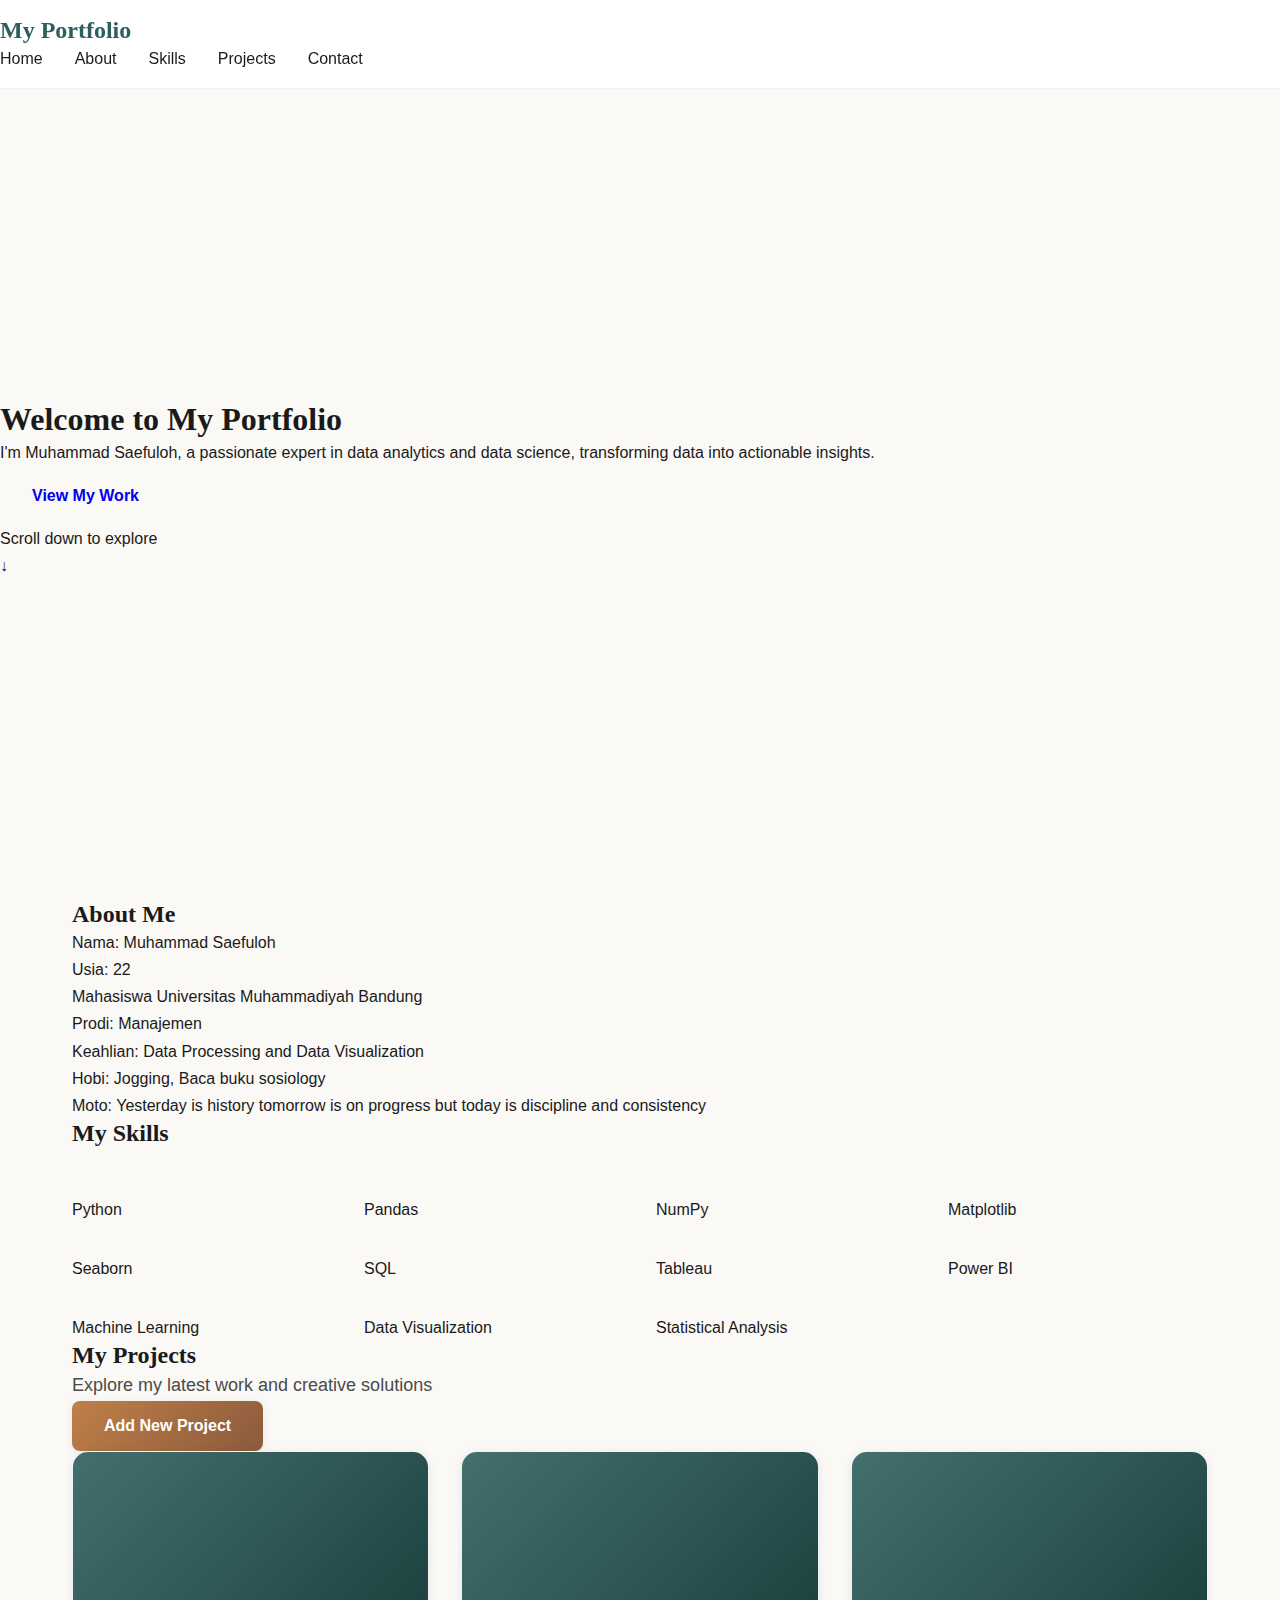
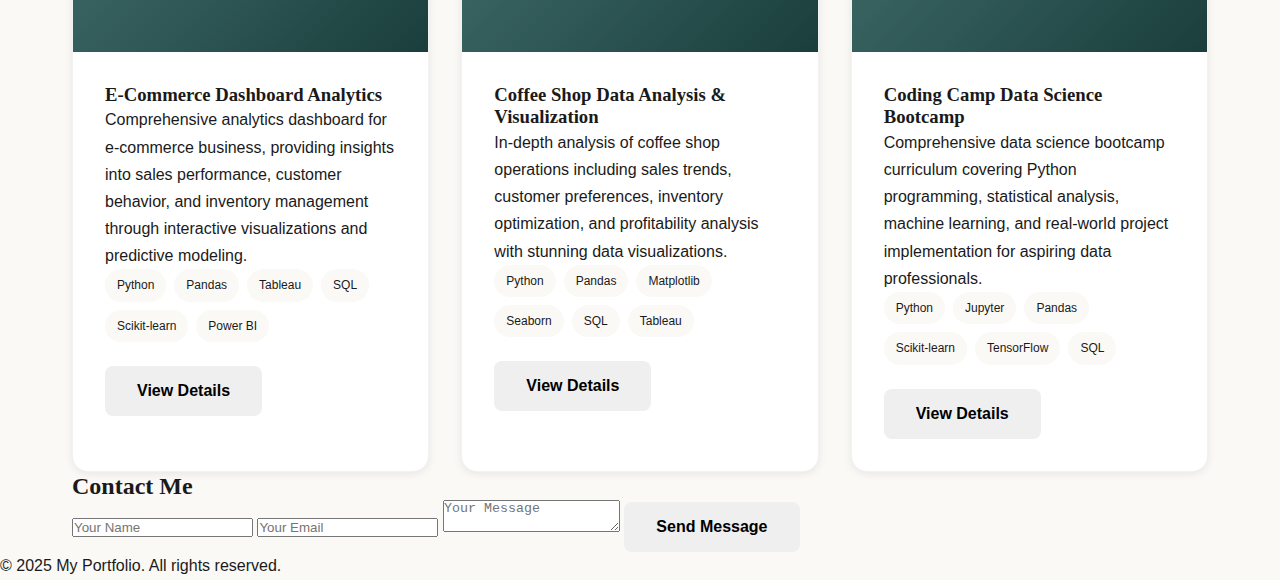
<file: index.html>
<!DOCTYPE html>
<html lang="en">
<head>
    <meta charset="UTF-8">
    <meta name="viewport" content="width=device-width, initial-scale=1.0">
    <title>My Portfolio</title>
    <link rel="stylesheet" href="Js/styles.css">
</head>
<body>
    <header>
        <nav class="navbar">
            <div class="nav-brand">
                <h2>My Portfolio</h2>
            </div>
            <ul class="nav-menu">
                <li><a href="#home">Home</a></li>
                <li><a href="#about">About</a></li>
                <li><a href="#skills">Skills</a></li>
                <li><a href="#projects">Projects</a></li>
                <li><a href="#contact">Contact</a></li>
            </ul>
        </nav>
    </header>

    <section id="home" class="hero">
        <div class="hero-content">
            <h1>Welcome to My Portfolio</h1>
            <p>I'm Muhammad Saefuloh, a passionate expert in data analytics and data science, transforming data into actionable insights.</p>
            <a href="#projects" class="btn">View My Work</a>
            <div class="scroll-indicator">
                <span class="scroll-text">Scroll down to explore</span>
                <div class="scroll-arrow">↓</div>
            </div>
        </div>
    </section>

    <section id="about">
        <div class="container">
            <h2>About Me</h2>
            <p>Nama: Muhammad Saefuloh</p>
            <p>Usia: 22</p>
            <p>Mahasiswa Universitas Muhammadiyah Bandung</p>
            <p>Prodi: Manajemen</p>
            <p>Keahlian: Data Processing and Data Visualization</p>
            <p>Hobi: Jogging, Baca buku sosiology</p>
            <p>Moto: Yesterday is history tomorrow is on progress but today is discipline and consistency</p>
        </div>
    </section>

    <section id="skills">
        <div class="container">
            <h2>My Skills</h2>
            <div class="skills-grid">
                <div class="skill">Python</div>
                <div class="skill">Pandas</div>
                <div class="skill">NumPy</div>
                <div class="skill">Matplotlib</div>
                <div class="skill">Seaborn</div>
                <div class="skill">SQL</div>
                <div class="skill">Tableau</div>
                <div class="skill">Power BI</div>
                <div class="skill">Machine Learning</div>
                <div class="skill">Data Visualization</div>
                <div class="skill">Statistical Analysis</div>
            </div>
        </div>
    </section>

    <section id="projects">
        <div class="container">
            <h2>My Projects</h2>
            <p class="section-description">Explore my latest work and creative solutions</p>
            <div class="projects-controls">
                <button class="btn btn-add-project" onclick="openAddProjectModal()">Add New Project</button>
            </div>
            <div class="projects-grid" id="projects-container">
                <!-- Projects will be loaded here -->
            </div>
        </div>
    </section>

    <section id="contact">
        <div class="container">
            <h2>Contact Me</h2>
            <form id="contact-form">
                <input type="text" placeholder="Your Name" required>
                <input type="email" placeholder="Your Email" required>
                <textarea placeholder="Your Message" required></textarea>
                <button type="submit" class="btn">Send Message</button>
            </form>
        </div>
    </section>

    <footer>
        <p>&copy; 2025 My Portfolio. All rights reserved.</p>
    </footer>

    <!-- Project Detail Modal -->
    <div id="projectDetailModal" class="modal">
        <div class="modal-content">
            <span class="close" onclick="closeProjectDetailModal()">&times;</span>
            <div id="projectDetailContent"></div>
        </div>
    </div>

    <!-- Add Project Modal -->
    <div id="addProjectModal" class="modal">
        <div class="modal-content">
            <span class="close" onclick="closeAddProjectModal()">&times;</span>
            <h2>Add New Project</h2>
            <form id="addProjectForm">
                <input type="text" id="projectTitle" placeholder="Project Title" required>
                <input type="text" id="projectCategory" placeholder="Category (e.g., Web Development)" required>
                <textarea id="projectDescription" placeholder="Project Description" required></textarea>
                <input type="text" id="achievement1" placeholder="Key Achievement 1">
                <input type="text" id="achievement2" placeholder="Key Achievement 2">
                <input type="text" id="achievement3" placeholder="Key Achievement 3">
                <input type="text" id="projectTools" placeholder="Tools Used (comma-separated)">
                <input type="url" id="projectLink" placeholder="Project Link">
                <input type="url" id="githubLink" placeholder="GitHub Link">
                <button type="submit" class="btn">Add Project</button>
            </form>
        </div>
    </div>

    <script src="Js/Script.js"></script>
</body>
</html>
</file>
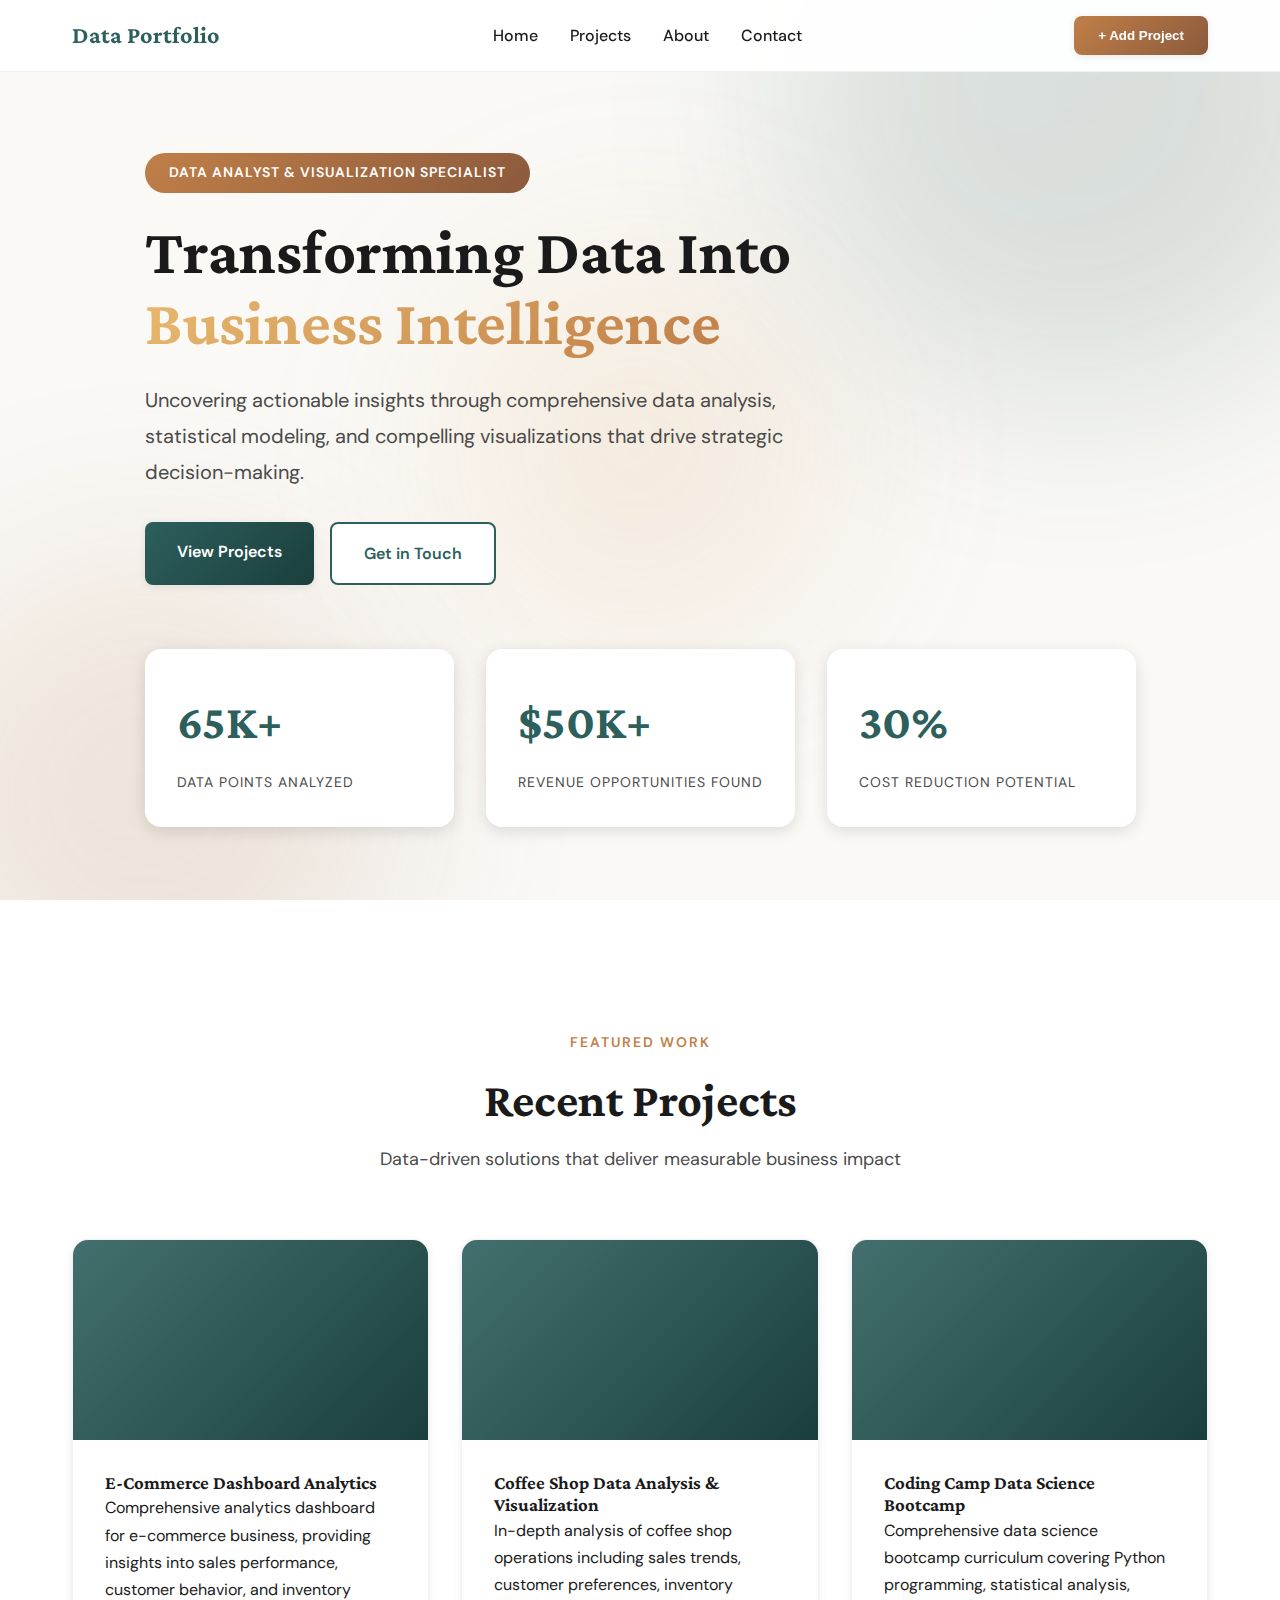
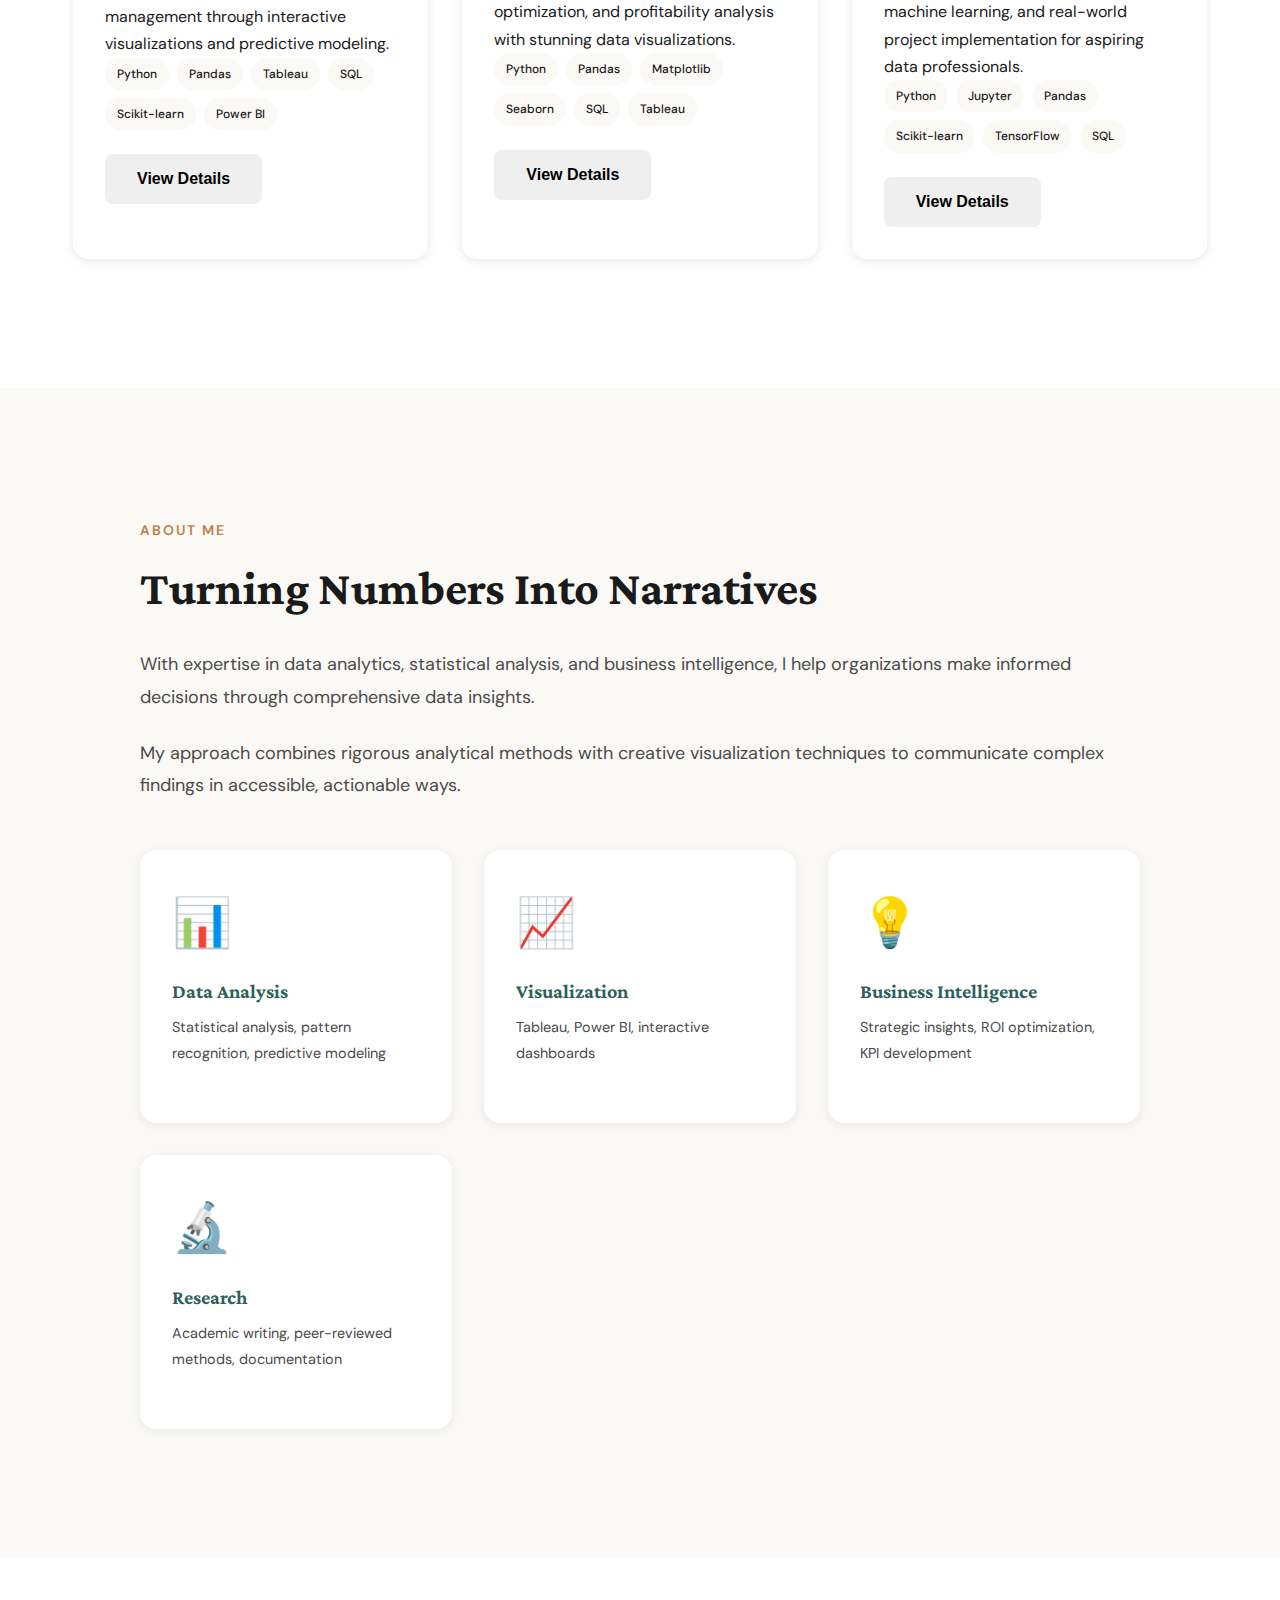
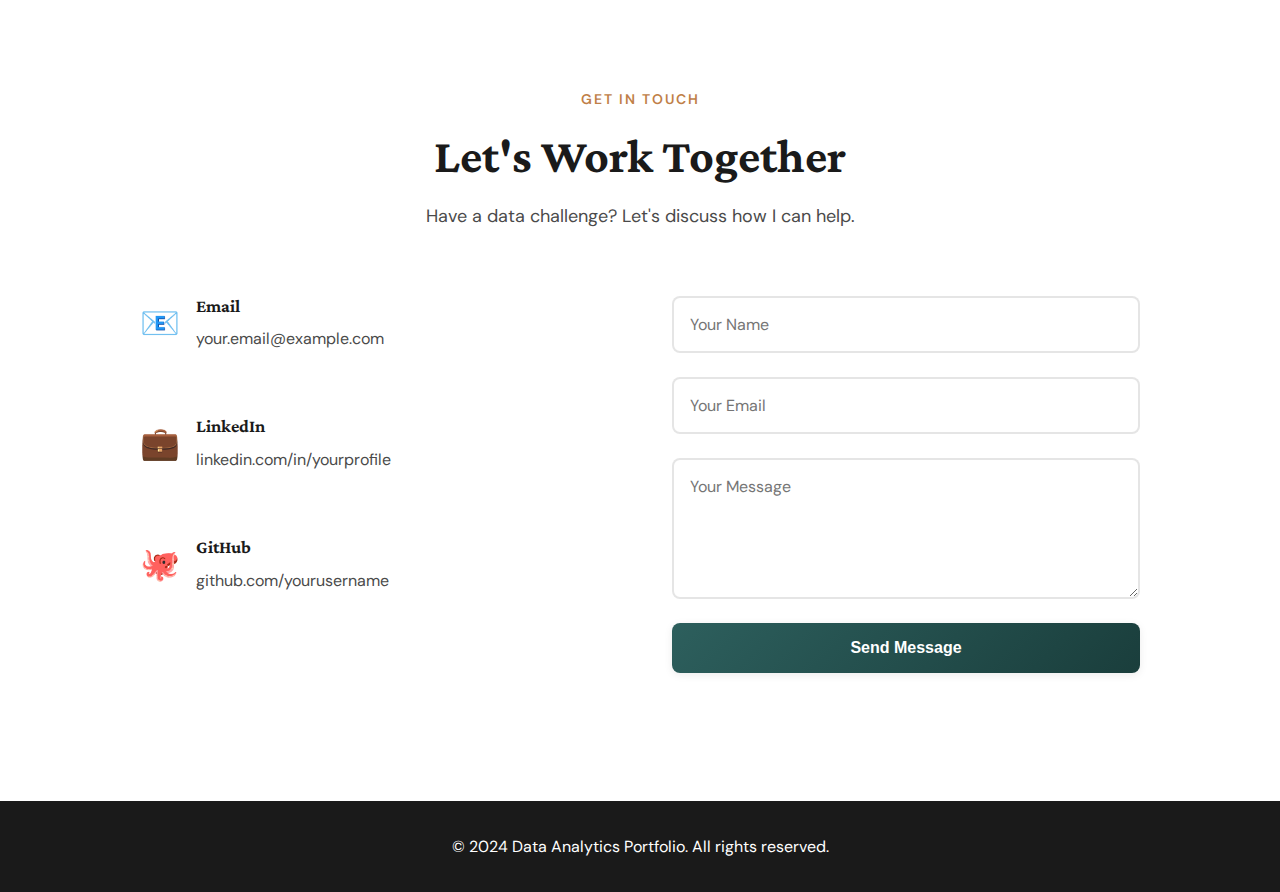
<file: index (1).html>
<!DOCTYPE html>
<html lang="en">
<head>
    <meta charset="UTF-8">
    <meta name="viewport" content="width=device-width, initial-scale=1.0">
    <title>Data Analytics Portfolio | Coffee Shop Analysis</title>
    <link rel="stylesheet" href="Js/styles.css">
    <link rel="preconnect" href="https://fonts.googleapis.com">
    <link rel="preconnect" href="https://fonts.gstatic.com" crossorigin>
    <link href="https://fonts.googleapis.com/css2?family=Crimson+Pro:wght@400;600;700&family=DM+Sans:wght@400;500;700&display=swap" rel="stylesheet">
</head>
<body>
    <!-- Navigation -->
    <nav class="navbar">
        <div class="container">
            <div class="nav-brand">
                <h2>Data Portfolio</h2>
            </div>
            <ul class="nav-menu">
                <li><a href="#hero">Home</a></li>
                <li><a href="#projects">Projects</a></li>
                <li><a href="#about">About</a></li>
                <li><a href="#contact">Contact</a></li>
            </ul>
            <button class="btn-add-project" onclick="openAddProjectModal()">+ Add Project</button>
        </div>
    </nav>

    <!-- Hero Section -->
    <section id="hero" class="hero">
        <div class="hero-background">
            <div class="gradient-orb orb-1"></div>
            <div class="gradient-orb orb-2"></div>
            <div class="gradient-orb orb-3"></div>
        </div>
        <div class="container hero-content">
            <div class="hero-text">
                <span class="hero-label">Data Analyst & Visualization Specialist</span>
                <h1 class="hero-title">Transforming Data Into <span class="highlight">Business Intelligence</span></h1>
                <p class="hero-description">Uncovering actionable insights through comprehensive data analysis, statistical modeling, and compelling visualizations that drive strategic decision-making.</p>
                <div class="hero-buttons">
                    <a href="#projects" class="btn btn-primary">View Projects</a>
                    <a href="#contact" class="btn btn-secondary">Get in Touch</a>
                </div>
            </div>
            <div class="hero-stats">
                <div class="stat-card">
                    <div class="stat-number">65K+</div>
                    <div class="stat-label">Data Points Analyzed</div>
                </div>
                <div class="stat-card">
                    <div class="stat-number">$50K+</div>
                    <div class="stat-label">Revenue Opportunities Found</div>
                </div>
                <div class="stat-card">
                    <div class="stat-number">30%</div>
                    <div class="stat-label">Cost Reduction Potential</div>
                </div>
            </div>
        </div>
    </section>

    <!-- Projects Section -->
    <section id="projects" class="projects">
        <div class="container">
            <div class="section-header">
                <span class="section-label">Featured Work</span>
                <h2 class="section-title">Recent Projects</h2>
                <p class="section-description">Data-driven solutions that deliver measurable business impact</p>
            </div>
            
            <div class="projects-grid" id="projectsGrid">
                <!-- Projects will be loaded here by JavaScript -->
            </div>
        </div>
    </section>

    <!-- About Section -->
    <section id="about" class="about">
        <div class="container">
            <div class="about-content">
                <div class="about-text">
                    <span class="section-label">About Me</span>
                    <h2 class="section-title">Turning Numbers Into Narratives</h2>
                    <p>With expertise in data analytics, statistical analysis, and business intelligence, I help organizations make informed decisions through comprehensive data insights.</p>
                    <p>My approach combines rigorous analytical methods with creative visualization techniques to communicate complex findings in accessible, actionable ways.</p>
                    
                    <div class="skills-grid">
                        <div class="skill-item">
                            <div class="skill-icon">📊</div>
                            <h4>Data Analysis</h4>
                            <p>Statistical analysis, pattern recognition, predictive modeling</p>
                        </div>
                        <div class="skill-item">
                            <div class="skill-icon">📈</div>
                            <h4>Visualization</h4>
                            <p>Tableau, Power BI, interactive dashboards</p>
                        </div>
                        <div class="skill-item">
                            <div class="skill-icon">💡</div>
                            <h4>Business Intelligence</h4>
                            <p>Strategic insights, ROI optimization, KPI development</p>
                        </div>
                        <div class="skill-item">
                            <div class="skill-icon">🔬</div>
                            <h4>Research</h4>
                            <p>Academic writing, peer-reviewed methods, documentation</p>
                        </div>
                    </div>
                </div>
            </div>
        </div>
    </section>

    <!-- Contact Section -->
    <section id="contact" class="contact">
        <div class="container">
            <div class="section-header">
                <span class="section-label">Get In Touch</span>
                <h2 class="section-title">Let's Work Together</h2>
                <p class="section-description">Have a data challenge? Let's discuss how I can help.</p>
            </div>
            
            <div class="contact-grid">
                <div class="contact-info">
                    <div class="contact-item">
                        <div class="contact-icon">📧</div>
                        <div>
                            <h4>Email</h4>
                            <a href="mailto:your.email@example.com">your.email@example.com</a>
                        </div>
                    </div>
                    <div class="contact-item">
                        <div class="contact-icon">💼</div>
                        <div>
                            <h4>LinkedIn</h4>
                            <a href="#" target="_blank">linkedin.com/in/yourprofile</a>
                        </div>
                    </div>
                    <div class="contact-item">
                        <div class="contact-icon">🐙</div>
                        <div>
                            <h4>GitHub</h4>
                            <a href="#" target="_blank">github.com/yourusername</a>
                        </div>
                    </div>
                </div>
                
                <form class="contact-form" onsubmit="handleContactSubmit(event)">
                    <input type="text" placeholder="Your Name" required>
                    <input type="email" placeholder="Your Email" required>
                    <textarea placeholder="Your Message" rows="5" required></textarea>
                    <button type="submit" class="btn btn-primary">Send Message</button>
                </form>
            </div>
        </div>
    </section>

    <!-- Footer -->
    <footer class="footer">
        <div class="container">
            <p>&copy; 2024 Data Analytics Portfolio. All rights reserved.</p>
        </div>
    </footer>

    <!-- Add Project Modal -->
    <div id="addProjectModal" class="modal">
        <div class="modal-content">
            <span class="close" onclick="closeAddProjectModal()">&times;</span>
            <h2>Add New Project</h2>
            
            <form id="addProjectForm" onsubmit="handleAddProject(event)">
                <div class="form-group">
                    <label>Project Title</label>
                    <input type="text" id="projectTitle" required>
                </div>
                
                <div class="form-group">
                    <label>Project Category</label>
                    <input type="text" id="projectCategory" placeholder="e.g., Data Analysis, Business Intelligence">
                </div>
                
                <div class="form-group">
                    <label>Short Description</label>
                    <textarea id="projectDescription" rows="3" required></textarea>
                </div>
                
                <div class="form-group">
                    <label>Key Achievement 1</label>
                    <input type="text" id="achievement1">
                </div>
                
                <div class="form-group">
                    <label>Key Achievement 2</label>
                    <input type="text" id="achievement2">
                </div>
                
                <div class="form-group">
                    <label>Key Achievement 3</label>
                    <input type="text" id="achievement3">
                </div>
                
                <div class="form-group">
                    <label>Tools Used (comma-separated)</label>
                    <input type="text" id="projectTools" placeholder="e.g., Tableau, Python, Excel">
                </div>
                
                <div class="form-group">
                    <label>Project Link (optional)</label>
                    <input type="url" id="projectLink">
                </div>
                
                <div class="form-group">
                    <label>GitHub Link (optional)</label>
                    <input type="url" id="githubLink">
                </div>
                
                <div class="form-actions">
                    <button type="button" class="btn btn-secondary" onclick="closeAddProjectModal()">Cancel</button>
                    <button type="submit" class="btn btn-primary">Add Project</button>
                </div>
            </form>
        </div>
    </div>

    <!-- Project Detail Modal -->
    <div id="projectDetailModal" class="modal">
        <div class="modal-content modal-large">
            <span class="close" onclick="closeProjectDetailModal()">&times;</span>
            <div id="projectDetailContent">
                <!-- Project details will be loaded here -->
            </div>
        </div>
    </div>

    <script src="Js/Script.js"></script>
</body>
</html>
</file>
<file: Js/styles.css>
/* CSS Reset & Variables */
:root {
    --primary-color: #2D5F5D;
    --secondary-color: #C07F48;
    --accent-color: #E8B86D;
    --text-dark: #1A1A1A;
    --text-light: #4A4A4A;
    --bg-light: #FAF9F6;
    --bg-white: #FFFFFF;
    --gradient-1: linear-gradient(135deg, #2D5F5D 0%, #1A3E3C 100%);
    --gradient-2: linear-gradient(135deg, #C07F48 0%, #8B5A3C 100%);
    --gradient-3: linear-gradient(135deg, #E8B86D 0%, #C07F48 100%);
    --shadow-sm: 0 2px 8px rgba(0, 0, 0, 0.08);
    --shadow-md: 0 4px 16px rgba(0, 0, 0, 0.12);
    --shadow-lg: 0 8px 32px rgba(0, 0, 0, 0.16);
    --font-display: 'Crimson Pro', serif;
    --font-body: 'DM Sans', sans-serif;
}

* {
    margin: 0;
    padding: 0;
    box-sizing: border-box;
}

html {
    scroll-behavior: smooth;
}

body {
    font-family: var(--font-body);
    color: var(--text-dark);
    background-color: var(--bg-light);
    line-height: 1.7;
    overflow-x: hidden;
}

.container {
    max-width: 1200px;
    margin: 0 auto;
    padding: 0 2rem;
}

/* Typography */
h1, h2, h3, h4, h5, h6 {
    font-family: var(--font-display);
    font-weight: 700;
    line-height: 1.2;
}

/* Navigation */
.navbar {
    position: fixed;
    top: 0;
    width: 100%;
    background: rgba(255, 255, 255, 0.95);
    backdrop-filter: blur(10px);
    border-bottom: 1px solid rgba(0, 0, 0, 0.05);
    z-index: 1000;
    padding: 1rem 0;
    transition: all 0.3s ease;
}

.navbar .container {
    display: flex;
    justify-content: space-between;
    align-items: center;
}

.nav-brand h2 {
    font-size: 1.5rem;
    color: var(--primary-color);
}

.nav-menu {
    display: flex;
    list-style: none;
    gap: 2rem;
    margin: 0;
}

.nav-menu a {
    text-decoration: none;
    color: var(--text-dark);
    font-weight: 500;
    transition: color 0.3s ease;
    position: relative;
}

.nav-menu a::after {
    content: '';
    position: absolute;
    bottom: -5px;
    left: 0;
    width: 0;
    height: 2px;
    background: var(--secondary-color);
    transition: width 0.3s ease;
}

.nav-menu a:hover::after {
    width: 100%;
}

.btn-add-project {
    background: var(--gradient-2);
    color: white;
    border: none;
    padding: 0.75rem 1.5rem;
    border-radius: 8px;
    font-weight: 600;
    cursor: pointer;
    transition: all 0.3s ease;
    box-shadow: var(--shadow-sm);
}

.btn-add-project:hover {
    transform: translateY(-2px);
    box-shadow: var(--shadow-md);
}

/* Hero Section */
.hero {
    position: relative;
    min-height: 100vh;
    display: flex;
    align-items: center;
    padding-top: 80px;
    overflow: hidden;
}

.hero-background {
    position: absolute;
    top: 0;
    left: 0;
    width: 100%;
    height: 100%;
    z-index: 0;
}

.gradient-orb {
    position: absolute;
    border-radius: 50%;
    filter: blur(100px);
    opacity: 0.15;
    animation: float 20s ease-in-out infinite;
}

.orb-1 {
    width: 600px;
    height: 600px;
    background: var(--gradient-1);
    top: -200px;
    right: -100px;
}

.orb-2 {
    width: 500px;
    height: 500px;
    background: var(--gradient-2);
    bottom: -150px;
    left: -100px;
    animation-delay: -5s;
}

.orb-3 {
    width: 400px;
    height: 400px;
    background: var(--gradient-3);
    top: 50%;
    left: 50%;
    transform: translate(-50%, -50%);
    animation-delay: -10s;
}

@keyframes float {
    0%, 100% {
        transform: translate(0, 0) scale(1);
    }
    33% {
        transform: translate(50px, -50px) scale(1.1);
    }
    66% {
        transform: translate(-50px, 50px) scale(0.9);
    }
}

.hero-content {
    position: relative;
    z-index: 1;
}

.hero-text {
    max-width: 700px;
    animation: fadeInUp 1s ease-out;
}

.hero-label {
    display: inline-block;
    background: var(--gradient-2);
    color: white;
    padding: 0.5rem 1.5rem;
    border-radius: 30px;
    font-size: 0.875rem;
    font-weight: 600;
    text-transform: uppercase;
    letter-spacing: 1px;
    margin-bottom: 1.5rem;
}

.hero-title {
    font-size: 4rem;
    margin-bottom: 1.5rem;
    line-height: 1.1;
}

.highlight {
    background: var(--gradient-3);
    -webkit-background-clip: text;
    -webkit-text-fill-color: transparent;
    background-clip: text;
}

.hero-description {
    font-size: 1.25rem;
    color: var(--text-light);
    margin-bottom: 2rem;
    line-height: 1.8;
}

.hero-buttons {
    display: flex;
    gap: 1rem;
    margin-bottom: 3rem;
}

.btn {
    padding: 1rem 2rem;
    border-radius: 8px;
    text-decoration: none;
    font-weight: 600;
    transition: all 0.3s ease;
    display: inline-block;
    cursor: pointer;
    border: none;
    font-size: 1rem;
}

.btn-primary {
    background: var(--gradient-1);
    color: white;
    box-shadow: var(--shadow-sm);
}

.btn-primary:hover {
    transform: translateY(-2px);
    box-shadow: var(--shadow-md);
}

.btn-secondary {
    background: white;
    color: var(--primary-color);
    border: 2px solid var(--primary-color);
}

.btn-secondary:hover {
    background: var(--primary-color);
    color: white;
}

.hero-stats {
    display: grid;
    grid-template-columns: repeat(3, 1fr);
    gap: 2rem;
    margin-top: 4rem;
}

.stat-card {
    background: white;
    padding: 2rem;
    border-radius: 16px;
    box-shadow: var(--shadow-md);
    transition: transform 0.3s ease;
    animation: fadeInUp 1s ease-out;
}

.stat-card:nth-child(2) {
    animation-delay: 0.1s;
}

.stat-card:nth-child(3) {
    animation-delay: 0.2s;
}

.stat-card:hover {
    transform: translateY(-5px);
}

.stat-number {
    font-size: 3rem;
    font-weight: 700;
    color: var(--primary-color);
    font-family: var(--font-display);
    margin-bottom: 0.5rem;
}

.stat-label {
    color: var(--text-light);
    font-size: 0.875rem;
    text-transform: uppercase;
    letter-spacing: 1px;
}

@keyframes fadeInUp {
    from {
        opacity: 0;
        transform: translateY(30px);
    }
    to {
        opacity: 1;
        transform: translateY(0);
    }
}

/* Projects Section */
.projects {
    padding: 8rem 0;
    background: var(--bg-white);
}

.section-header {
    text-align: center;
    max-width: 700px;
    margin: 0 auto 4rem;
}

.section-label {
    display: inline-block;
    color: var(--secondary-color);
    font-weight: 600;
    text-transform: uppercase;
    letter-spacing: 2px;
    font-size: 0.875rem;
    margin-bottom: 1rem;
}

.section-title {
    font-size: 3rem;
    margin-bottom: 1rem;
    color: var(--text-dark);
}

.section-description {
    font-size: 1.125rem;
    color: var(--text-light);
}

.projects-grid {
    display: grid;
    grid-template-columns: repeat(auto-fill, minmax(350px, 1fr));
    gap: 2rem;
}

.project-card {
    background: white;
    border-radius: 16px;
    overflow: hidden;
    box-shadow: var(--shadow-sm);
    transition: all 0.4s ease;
    cursor: pointer;
    border: 1px solid rgba(0, 0, 0, 0.05);
}

.project-card:hover {
    transform: translateY(-8px);
    box-shadow: var(--shadow-lg);
}

.project-image {
    width: 100%;
    height: 200px;
    background: var(--gradient-1);
    display: flex;
    align-items: center;
    justify-content: center;
    font-size: 4rem;
    position: relative;
    overflow: hidden;
}

.project-image::after {
    content: '';
    position: absolute;
    top: 0;
    left: 0;
    width: 100%;
    height: 100%;
    background: linear-gradient(135deg, rgba(255, 255, 255, 0.1) 0%, rgba(255, 255, 255, 0) 100%);
}

.project-content {
    padding: 2rem;
}

.project-category {
    display: inline-block;
    color: var(--secondary-color);
    font-size: 0.75rem;
    font-weight: 600;
    text-transform: uppercase;
    letter-spacing: 1px;
    margin-bottom: 0.5rem;
}

.project-title {
    font-size: 1.5rem;
    margin-bottom: 1rem;
    color: var(--text-dark);
}

.project-description {
    color: var(--text-light);
    margin-bottom: 1.5rem;
    line-height: 1.7;
}

.project-achievements {
    list-style: none;
    margin-bottom: 1.5rem;
}

.project-achievements li {
    padding-left: 1.5rem;
    margin-bottom: 0.75rem;
    position: relative;
    font-size: 0.9rem;
    color: var(--text-light);
}

.project-achievements li::before {
    content: '✓';
    position: absolute;
    left: 0;
    color: var(--secondary-color);
    font-weight: bold;
}

.project-tools {
    display: flex;
    flex-wrap: wrap;
    gap: 0.5rem;
    margin-bottom: 1.5rem;
}

.tool-tag {
    background: var(--bg-light);
    padding: 0.375rem 0.75rem;
    border-radius: 20px;
    font-size: 0.75rem;
    color: var(--text-dark);
    font-weight: 500;
}

.project-links {
    display: flex;
    gap: 1rem;
}

.project-link {
    color: var(--primary-color);
    text-decoration: none;
    font-weight: 600;
    font-size: 0.875rem;
    transition: color 0.3s ease;
}

.project-link:hover {
    color: var(--secondary-color);
}

.delete-project-btn {
    background: #dc3545;
    color: white;
    border: none;
    padding: 0.5rem 1rem;
    border-radius: 6px;
    font-size: 0.875rem;
    cursor: pointer;
    transition: all 0.3s ease;
    margin-top: 1rem;
}

.delete-project-btn:hover {
    background: #c82333;
    transform: translateY(-2px);
}

/* About Section */
.about {
    padding: 8rem 0;
    background: var(--bg-light);
}

.about-content {
    max-width: 1000px;
    margin: 0 auto;
}

.about-text h2 {
    font-size: 3rem;
    margin-bottom: 2rem;
}

.about-text p {
    font-size: 1.125rem;
    color: var(--text-light);
    margin-bottom: 1.5rem;
    line-height: 1.8;
}

.skills-grid {
    display: grid;
    grid-template-columns: repeat(auto-fit, minmax(250px, 1fr));
    gap: 2rem;
    margin-top: 3rem;
}

.skill-item {
    background: white;
    padding: 2rem;
    border-radius: 16px;
    box-shadow: var(--shadow-sm);
    transition: transform 0.3s ease;
}

.skill-item:hover {
    transform: translateY(-5px);
}

.skill-icon {
    font-size: 3rem;
    margin-bottom: 1rem;
}

.skill-item h4 {
    font-size: 1.25rem;
    margin-bottom: 0.75rem;
    color: var(--primary-color);
}

.skill-item p {
    color: var(--text-light);
    font-size: 0.9rem;
}

/* Contact Section */
.contact {
    padding: 8rem 0;
    background: var(--bg-white);
}

.contact-grid {
    display: grid;
    grid-template-columns: 1fr 1fr;
    gap: 4rem;
    max-width: 1000px;
    margin: 0 auto;
}

.contact-info {
    display: flex;
    flex-direction: column;
    gap: 2rem;
}

.contact-item {
    display: flex;
    align-items: flex-start;
    gap: 1rem;
    margin-bottom: 2rem;
}

.contact-icon {
    font-size: 2rem;
}

.contact-item h4 {
    font-size: 1.125rem;
    margin-bottom: 0.5rem;
    color: var(--text-dark);
}

.contact-item a {
    color: var(--text-light);
    text-decoration: none;
    transition: color 0.3s ease;
}

.contact-item a:hover {
    color: var(--secondary-color);
}

.contact-form {
    display: flex;
    flex-direction: column;
    gap: 1.5rem;
}

.contact-form input,
.contact-form textarea {
    width: 100%;
    padding: 1rem;
    border: 2px solid rgba(0, 0, 0, 0.1);
    border-radius: 8px;
    font-family: var(--font-body);
    font-size: 1rem;
    transition: border-color 0.3s ease;
}

.contact-form input:focus,
.contact-form textarea:focus {
    outline: none;
    border-color: var(--primary-color);
}

/* Footer */
.footer {
    background: var(--text-dark);
    color: white;
    padding: 2rem 0;
    text-align: center;
}

/* Modal Styles */
.modal {
    display: none;
    position: fixed;
    z-index: 2000;
    left: 0;
    top: 0;
    width: 100%;
    height: 100%;
    background-color: rgba(0, 0, 0, 0.7);
    backdrop-filter: blur(5px);
    animation: fadeIn 0.3s ease;
}

@keyframes fadeIn {
    from { opacity: 0; }
    to { opacity: 1; }
}

.modal-content {
    background-color: white;
    margin: 5% auto;
    padding: 3rem;
    border-radius: 20px;
    width: 90%;
    max-width: 600px;
    max-height: 80vh;
    overflow-y: auto;
    box-shadow: var(--shadow-lg);
    animation: slideUp 0.3s ease;
    position: relative;
}

.modal-large {
    max-width: 900px;
}

@keyframes slideUp {
    from {
        transform: translateY(50px);
        opacity: 0;
    }
    to {
        transform: translateY(0);
        opacity: 1;
    }
}

.close {
    color: #aaa;
    position: absolute;
    top: 1.5rem;
    right: 2rem;
    font-size: 2rem;
    font-weight: bold;
    cursor: pointer;
    transition: color 0.3s ease;
}

.close:hover {
    color: var(--text-dark);
}

.modal-content h2 {
    font-size: 2rem;
    margin-bottom: 2rem;
    color: var(--primary-color);
}

.form-group {
    margin-bottom: 1.5rem;
}

.form-group label {
    display: block;
    margin-bottom: 0.5rem;
    font-weight: 600;
    color: var(--text-dark);
}

.form-group input,
.form-group textarea {
    width: 100%;
    padding: 0.875rem;
    border: 2px solid rgba(0, 0, 0, 0.1);
    border-radius: 8px;
    font-family: var(--font-body);
    font-size: 1rem;
    transition: border-color 0.3s ease;
}

.form-group input:focus,
.form-group textarea:focus {
    outline: none;
    border-color: var(--primary-color);
}

.form-actions {
    display: flex;
    gap: 1rem;
    justify-content: flex-end;
    margin-top: 2rem;
}

/* Project Detail Modal Styles */
.project-detail-header {
    margin-bottom: 2rem;
    padding-bottom: 2rem;
    border-bottom: 2px solid var(--bg-light);
}

.project-detail-title {
    font-size: 2.5rem;
    margin-bottom: 1rem;
    color: var(--primary-color);
}

.project-detail-category {
    color: var(--secondary-color);
    font-size: 0.875rem;
    font-weight: 600;
    text-transform: uppercase;
    letter-spacing: 1px;
}

.project-detail-section {
    margin-bottom: 2rem;
}

.project-detail-section h3 {
    font-size: 1.5rem;
    margin-bottom: 1rem;
    color: var(--text-dark);
}

.project-detail-section p {
    color: var(--text-light);
    line-height: 1.8;
    margin-bottom: 1rem;
}

/* Responsive Design */
@media (max-width: 768px) {
    .nav-menu {
        display: none;
    }
    
    .hero-title {
        font-size: 2.5rem;
    }
    
    .hero-stats {
        grid-template-columns: 1fr;
    }
    
    .hero-buttons {
        flex-direction: column;
    }
    
    .projects-grid {
        grid-template-columns: 1fr;
    }
    
    .contact-grid {
        grid-template-columns: 1fr;
        gap: 2rem;
    }
    
    .skills-grid {
        grid-template-columns: 1fr;
    }
    
    .section-title {
        font-size: 2rem;
    }
    
    .about-text h2 {
        font-size: 2rem;
    }
}

/* Smooth Scrollbar */
::-webkit-scrollbar {
    width: 10px;
}

::-webkit-scrollbar-track {
    background: var(--bg-light);
}

::-webkit-scrollbar-thumb {
    background: var(--primary-color);
    border-radius: 5px;
}

::-webkit-scrollbar-thumb:hover {
    background: var(--secondary-color);
}
</file>
